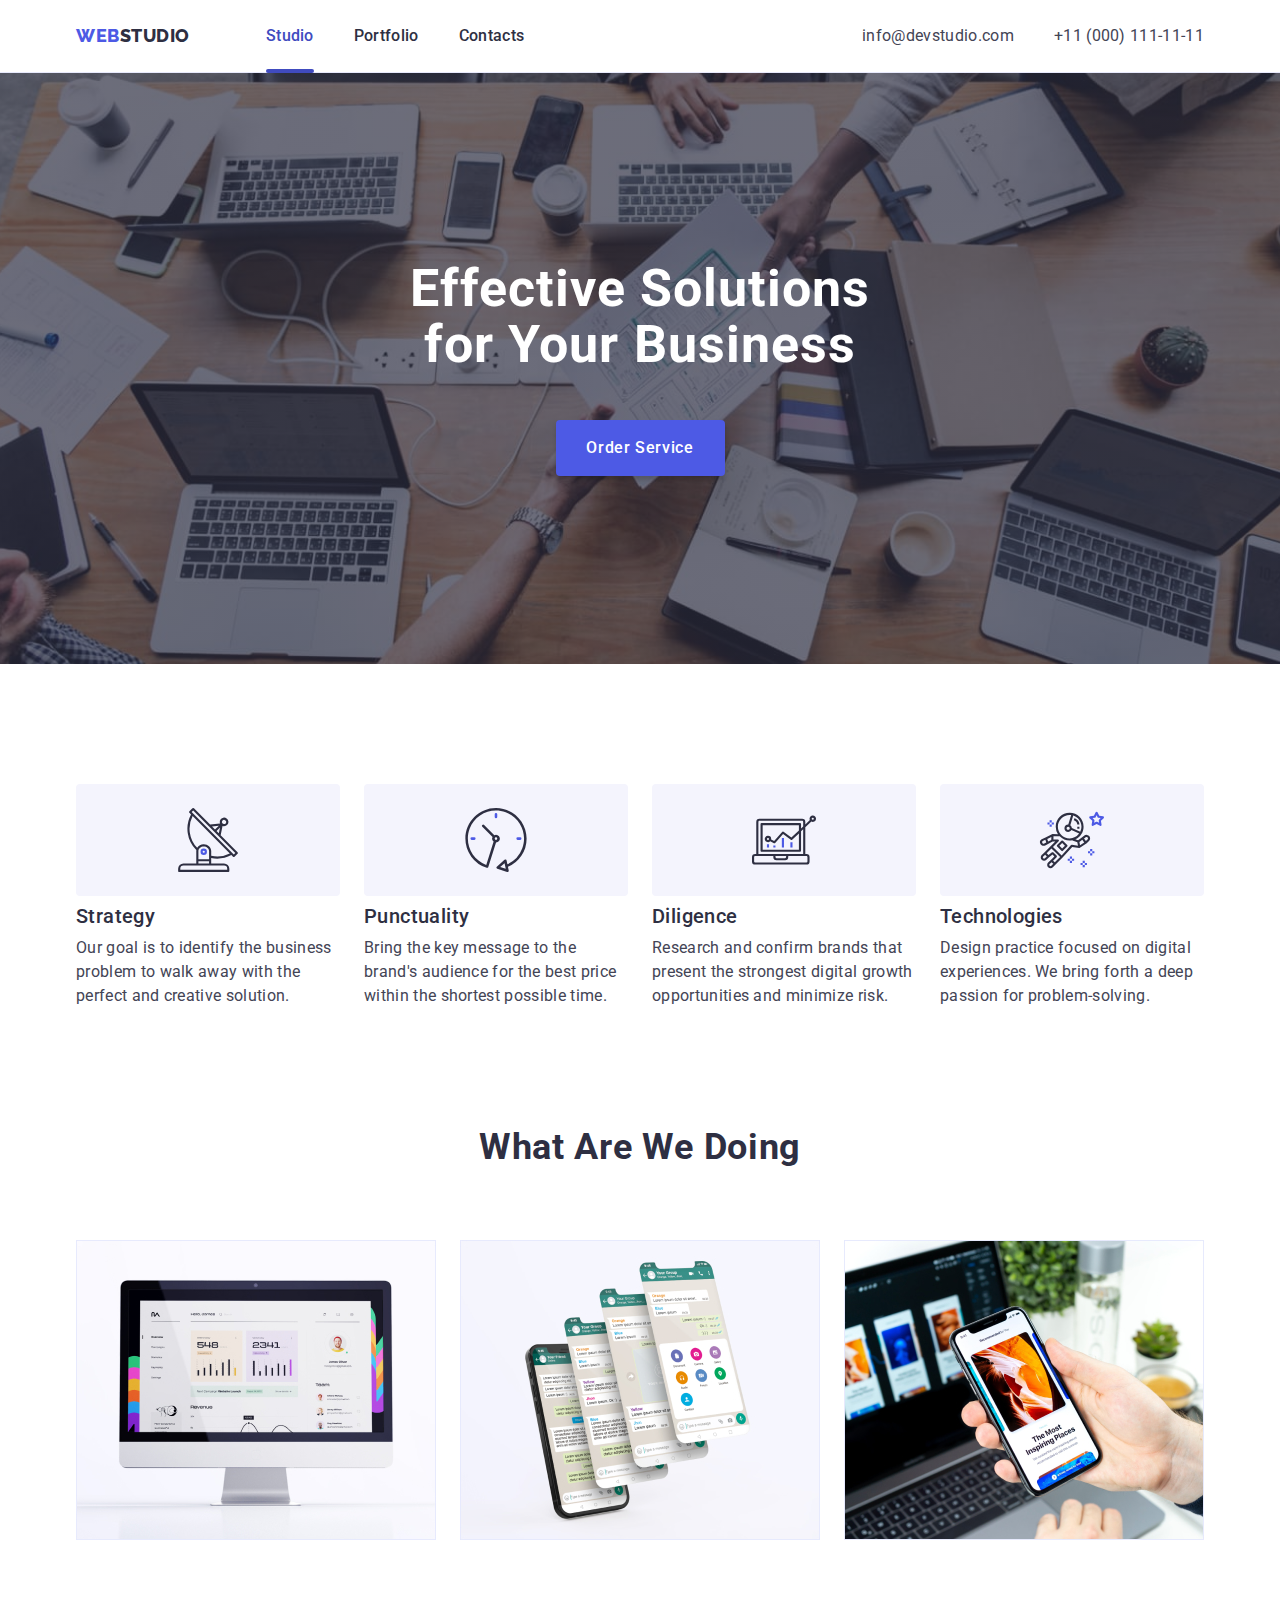
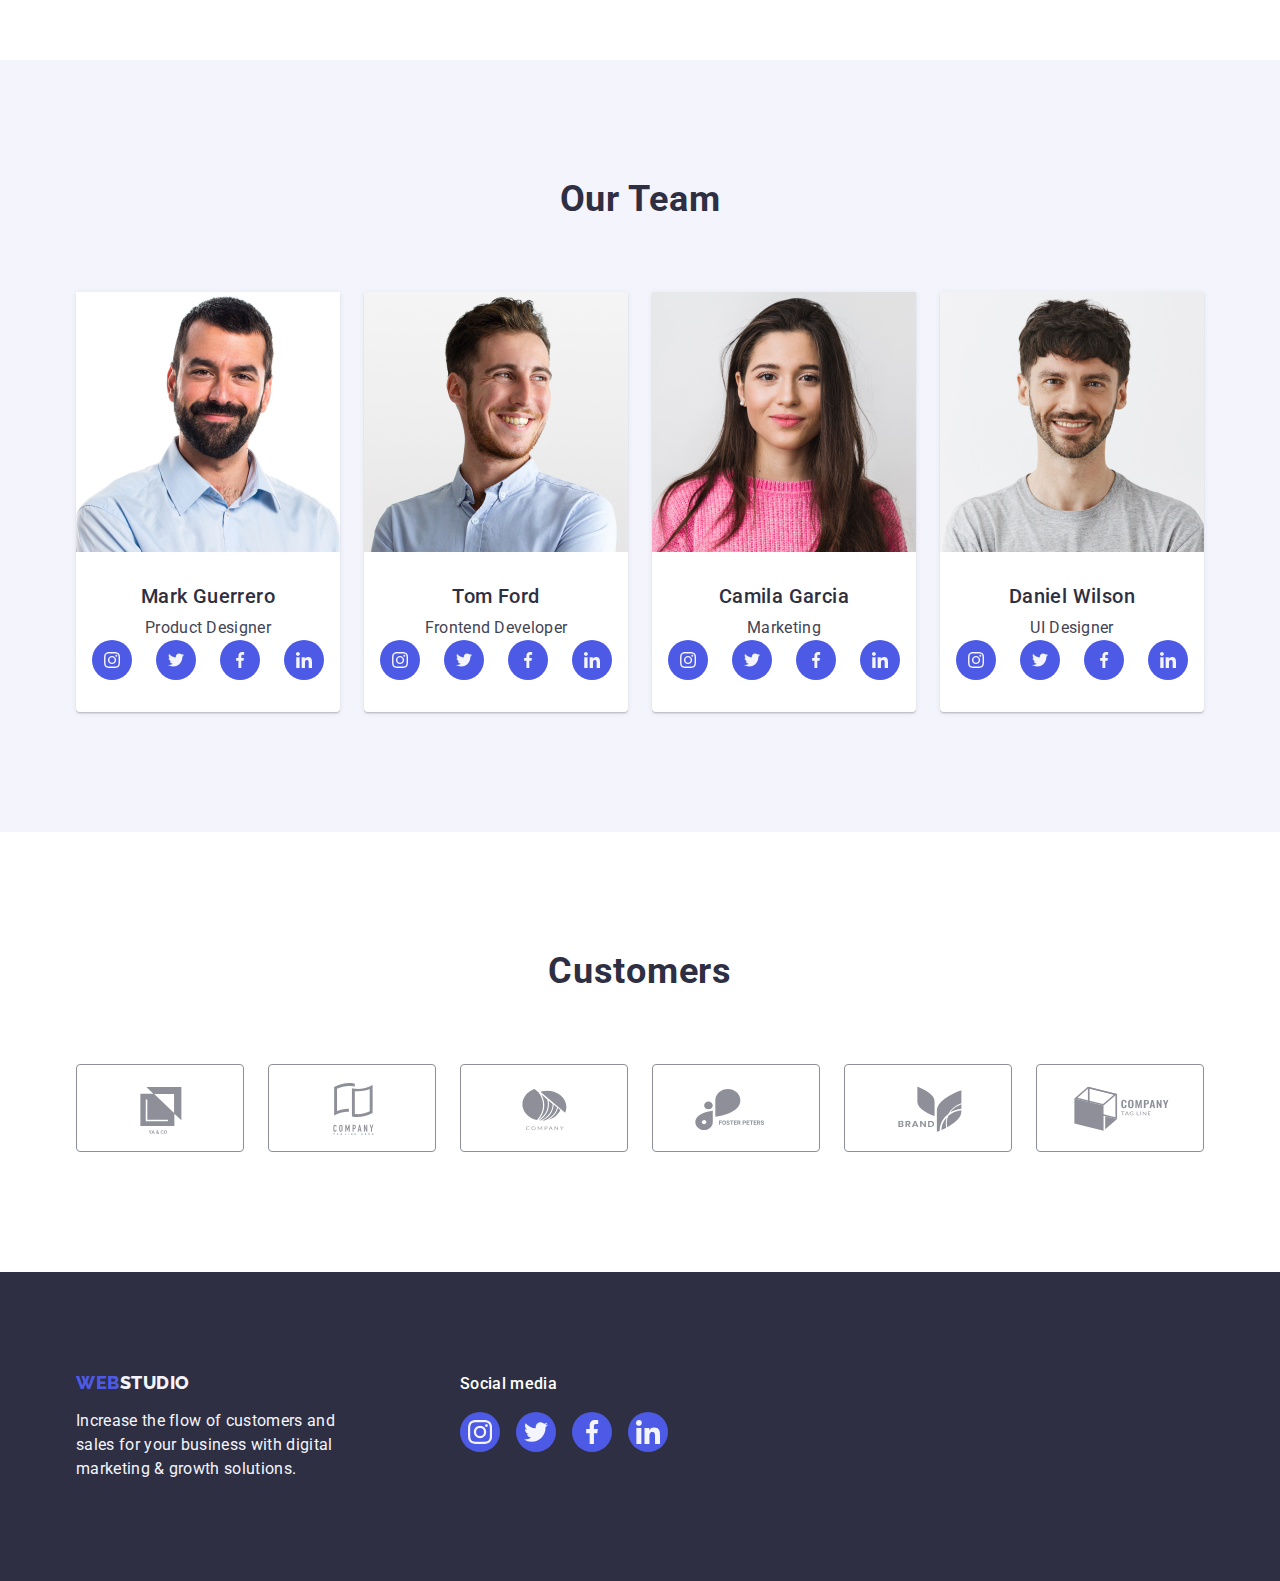
<file: index.html>
<!DOCTYPE html>
<html lang="en">

<head>
  <meta charset="UTF-8">
  <meta http-equiv="X-UA-Compatible" content="IE=edge">
  <meta name="viewport" content="width=device-width, initial-scale=1.0">
  <title>Portfolio</title>

  <link rel="preconnect" href="https://fonts.googleapis.com">
  <link rel="preconnect" href="https://fonts.gstatic.com" crossorigin>
  <link href="https://fonts.googleapis.com/css2?family=Raleway:wght@800&family=Roboto:wght@400;500;700;900&display=swap"
    rel="stylesheet">

  <link rel="stylesheet"
    href="https://cdnjs.cloudflare.com/ajax/libs/modern-normalize/1.1.0/modern-normalize.min.css" />

  <link rel="stylesheet" href="css/styles.css">
</head>

<body>
  <!-- ================= HEADER ================= -->
   <header class="page-header">
    <div class="container page-header-container">
      <nav class="page-nav">
        <a class="logo link" href="./index.html">
          Web<span class="span-logo">Studio</span>
        </a>
        <ul class="list menu-list">
          <li>
            <a class="link-nav link current-underlined" href="./index.html">Studio</a>
          </li>
          <li>
            <a class="link-nav link" href="./portfolio.html">Portfolio</a>
          </li>
          <li>
            <a class="link-nav link" href="">Contacts</a>
          </li>
        </ul>
      </nav>
      <address class="contacts">
        <ul class="list contacts-list">
          <li>
            <a class="link contact-item" href="mailto:info@devstudio.com">info@devstudio.com</a>
          </li>
          <li>
            <a class="link contact-item" href="tel:+110001111111">+11 (000) 111-11-11</a>
          </li>
        </ul>
      </address>
    </div>
  </header>
  <!--================= HEADER end ================= -->
  <main>
    <!-- ================= HERO ================= -->
    <section class="hero">
      <div class="container">
        <h1 class="title-hero">Effective Solutions for Your Business
        </h1>
        <button class="modal-button" type="button" data-modal-open>Order Service</button>
      </div>
    </section>
    <!-- ================= HERO end ================= -->
    <!-- ================= STRENGHTS ================= -->
  <!-- ================= STRENGHTS ::before
      <section class="strengths">
      <div class="container">
        <h2 class="section-title visually-hidden">Our strengths</h2>
        <ul class="list flex-grid-gap">
          <li class="list-content-item strength-list-item icon-strategy">
            <h3 class="list-content-title">Strategy</h3>
            <p class="item-description">
              Our goal is to identify the business
              problem to walk away with the perfect and creative solution.
            </p>
          </li>
          <li class="list-content-item strength-list-item icon-punctuality">
            <h3 class="list-content-title">Punctuality</h3>
            <p class="item-description">Bring the key message to the brand's audience for the best price within the
              shortest possible time.</p>
          </li>
          <li class="list-content-item strength-list-item icon-diligence">
            <h3 class="list-content-title">Diligence</h3>
            <p class="item-description">Research and confirm brands that present the strongest digital growth
              opportunities and minimize risk.
            </p>
          </li>
          <li class="list-content-item strength-list-item icon-tech">
              <div class="strengths-img">
                <use href="./images/sprite.svg#astronaut-1"> </use>
              </svg>
            </div>

            <h3 class="list-content-title">Technologies</h3>
            <p class="item-description">Design practice focused on digital experiences. We bring forth a deep passion
              for problem-solving.
            </p>
          </li>
        </ul>
      </div>
    </section>
 alternative ============= -->  
    <section class="strengths">
      <div class="container">
        <h2 class="section-title visually-hidden">Our strengths</h2>
        <ul class="list flex-grid-gap">
          <li class="list-content-item strength-list-item">
              <div class="strengths-img">
                <svg class="strengths-icon" width="64" height="64">
                  <use href="./images/icons.svg#antenna-1"> </use>
                </svg>
              </div>
            <h3 class="list-content-title">Strategy</h3>
            <p class="item-description">
              Our goal is to identify the business
              problem to walk away with the perfect and creative solution.
            </p>
          </li>
          <li class="list-content-item strength-list-item">
              <div class="strengths-img">
                <svg class="strengths-icon" width="64" height="64">
                  <use href="./images/icons.svg#clock-1"> </use>
                </svg>
              </div>
            <h3 class="list-content-title">Punctuality</h3>
            <p class="item-description">Bring the key message to the brand's audience for the best price within the
              shortest possible time.</p>
          </li>
          <li class="list-content-item strength-list-item">
              <div class="strengths-img">
                <svg class="strengths-icon" width="64" height="64">
                  <use href="./images/icons.svg#diagram-1"> </use>
                </svg>
              </div>
            <h3 class="list-content-title">Diligence</h3>
            <p class="item-description">Research and confirm brands that present the strongest digital growth
              opportunities and minimize risk.
            </p>
          </li>
          <li class="list-content-item strength-list-item ">
              <div class="strengths-img">
              <svg class="strengths-icon" width="64" height="64">
                <use href="./images/icons.svg#astronaut-1"> </use>
              </svg>
            </div>
            <h3 class="list-content-title">Technologies</h3>
            <p class="item-description">Design practice focused on digital experiences. We bring forth a deep passion
              for problem-solving.
            </p>
          </li>
        </ul>
      </div>
    </section>
    <!-- ================= STRENGHTS END ================= -->
    <!-- ================= WHAT ARE WE DOING ================= -->
    <section class="work">
      <div class="container">
        <h2 class="section-title">What are we doing</h2>
        <ul class="list flex-grid-gap">
          <li class="work-item">
            <img src="./images/img_1.jpg" alt="Photo -  app" width="360">
          </li>
          <li class="work-item">
            <img src="./images/img_2.jpg" alt="Photo - mobile app" width="360">
          </li>
          <li class="work-item">
            <img src="./images/img_3.jpg" alt="Photo - all kinds of devices" width="360">
          </li>
        </ul>
      </div>
    </section>
    <!-- ================= WHAT ARE WE DOING end ================= -->

    <!-- ================= OUR TEAM ================= -->
    <section class="team">
      <div class="container">
        <h2 class="section-title">Our Team</h2>
        <ul class="list flex-grid-gap">
          <li class="list-content-item team-item">
            <img class="grid-image" src="./images/Guerro.jpg" alt="photo of Mark" width="264">
            <div class="card-description">
              <h3 class="list-content-title">Mark Guerrero</h3>
              <p class="item-description">Product Designer</p>
<!-- ================ social links ===========-->
              
                <ul class="list social-list">
                  <li class="social-links-item">
                    <a class="social-link" href="">
                      <svg class="social-link-icon" width="16" height="16">
                        <use href="./images/icons.svg#instagram-1"> </use>
                      </svg>
                    </a>
                  </li>
                  <li class="social-links-item">
                    <a class="social-link" href="">
                      <svg class="social-link-icon" width="16" height="16">
                        <use href="./images/icons.svg#twitter-1"> </use>
                      </svg>
                    </a>
                  </li>
                  <li class="social-links-item">
                    <a class="social-link" href="">
                      <svg class="social-link-icon" width="16" height="16">
                        <use href="./images/icons.svg#facebook-1"> </use>
                      </svg>
                    </a>
                  </li>
                  <li class="social-links-item">
                    <a class="social-link" href="">
                      <svg class="social-link-icon" width="16" height="16">
                        <use href="./images/icons.svg#linkedin-1"> </use>
                      </svg>
                    </a>
                  </li>
                </ul>
              
<!-- ================ social links ===========-->
            </div>
          </li>
          <li class="list-content-item team-item">
            <img class="grid-image" src="./images/Ford.jpg" alt="photo of Tom" width="264">
            <div class="card-description">
              <h3 class="list-content-title">Tom Ford</h3>
              <p class="item-description">Frontend Developer</p>
<!-- ================ social links ===========-->
                
                  <ul class="list social-list">
                    <li class="social-links-item">
                      <a class="social-link" href="">
                        <svg class="social-link-icon" width="16" height="16">
                          <use href="./images/icons.svg#instagram-1"> </use>
                        </svg>
                      </a>
                    </li>
                    <li class="social-links-item">
                      <a class="social-link" href="">
                        <svg class="social-link-icon" width="16" height="16">
                          <use href="./images/icons.svg#twitter-1"> </use>
                        </svg>
                      </a>
                    </li>
                    <li class="social-links-item">
                      <a class="social-link" href="">
                        <svg class="social-link-icon" width="16" height="16">
                          <use href="./images/icons.svg#facebook-1"> </use>
                        </svg>
                      </a>
                    </li>
                    <li class="social-links-item">
                      <a class="social-link" href="">
                        <svg class="social-link-icon" width="16" height="16">
                          <use href="./images/icons.svg#linkedin-1"> </use>
                        </svg>
                      </a>
                    </li>
                  </ul>
                
<!-- ================ social links ===========-->
            </div>
          </li>
          <li class="list-content-item team-item">
            <img class="grid-image" src="./images/Garcia.jpg" alt="photo of Camila" width="264">
            <div class="card-description">
              <h3 class="list-content-title">Camila Garcia</h3>
              <p class="item-description">Marketing</p>

<!-- ================ social links ===========-->
              
                <ul class="list social-list">
                  <li class="social-links-item">
                    <a class="social-link" href="">
                      <svg class="social-link-icon" width="16" height="16">
                        <use href="./images/icons.svg#instagram-1"> </use>
                      </svg>
                    </a>
                  </li>
                  <li class="social-links-item">
                    <a class="social-link" href="">
                      <svg class="social-link-icon" width="16" height="16">
                        <use href="./images/icons.svg#twitter-1"> </use>
                      </svg>
                    </a>
                  </li>
                  <li class="social-links-item">
                    <a class="social-link" href="">
                      <svg class="social-link-icon" width="16" height="16">
                        <use href="./images/icons.svg#facebook-1"> </use>
                      </svg>
                    </a>
                  </li>
                  <li class="social-links-item">
                    <a class="social-link" href="">
                      <svg class="social-link-icon" width="16" height="16">
                        <use href="./images/icons.svg#linkedin-1"> </use>
                      </svg>
                    </a>
                  </li>
                </ul>
              
<!-- ================ social links ===========-->
            </div>
          </li>
          <li class="list-content-item team-item">
            <img class="grid-image" src="./images/Wilson.jpg" alt="photo of Daniel" width="264">
            <div class="card-description">
              <h3 class="list-content-title">Daniel Wilson</h3>
              <p class="item-description">UI Designer</p>
<!-- ================ social links ===========-->
              
                <ul class="list social-list">
                  <li class="social-links-item">
                    <a class="social-link" href="">
                      <svg class="social-link-icon" width="16" height="16">
                        <use href="./images/icons.svg#instagram-1"> </use>
                      </svg>
                    </a>
                  </li>
                  <li class="social-links-item">
                    <a class="social-link" href="">
                      <svg class="social-link-icon" width="16" height="16">
                        <use href="./images/icons.svg#twitter-1"> </use>
                      </svg>
                    </a>
                  </li>
                  <li class="social-links-item">
                    <a class="social-link" href="">
                      <svg class="social-link-icon" width="16" height="16">
                        <use href="./images/icons.svg#facebook-1"> </use>
                      </svg>
                    </a>
                  </li>
                  <li class="social-links-item">
                    <a class="social-link" href="">
                      <svg class="social-link-icon" width="16" height="16">
                        <use href="./images/icons.svg#linkedin-1"> </use>
                      </svg>
                    </a>
                  </li>
                </ul>
              
<!-- ================ social links ===========-->

            </div>
          </li>
        </ul>
      </div>
    </section>
    <!-- ================= OUR TEAM end ================= -->
    <!-- ==================== CUSTOMERS ================= -->
     <section class="customers">
        <div class="container">
          <h2 class="customers-header">Customers</h2>
          <ul class="list customers-list">
            <li class="list customer-item">
              <a class="link customer-link" href="">
                <svg class="customer-icon" width="104" height="56">
                  <use href="./images/icons.svg#logo1" ></use>
                </svg>
              </a>  
            </li>
            <li class="list customer-item">
              <a class="link customer-link" href="">
                <svg class="customer-icon" width="104" height="56">
                  <use href="./images/icons.svg#logo2"></use>
                </svg>
              </a>
            </li>
            <li class="list customer-item">
              <a class="link customer-link" href="">
                <svg class="customer-icon" width="104" height="56">
                  <use href="./images/icons.svg#logo3"></use>
                </svg>
              </a>
            </li>
            <li class="list customer-item">
              <a class="link customer-link" href="">
                <svg class="customer-icon" width="104" height="56">
                  <use href="./images/icons.svg#logo4"></use>
                </svg>
              </a>
            </li>
            <li class="list customer-item">
              <a class="link customer-link" href="">
                <svg class="customer-icon" width="104" height="56">
                  <use href="./images/icons.svg#logo5"></use>
                </svg>
              </a>
            </li>
            <li class="list customer-item">
              <a class="link customer-link" href="">
                <svg class="customer-icon" width="104" height="56">
                  <use href="./images/icons.svg#logo6"></use>
                </svg>
              </a>
            </li>
          </ul>
        </div>
    </section>   
    <!-- ==================== CUSTOMERS ================= -->
  </main>
  <!-- ================= FOOTER ================= -->
  <footer class="footer">
    <div class="container footer-container-flex">
      <div class="margin-div-footer">
        <a class="footer-logo link footer-link" href="./index.html">Web<span class="span-logo">Studio</span></a>
        <p class="footer-text">
          Increase the flow of customers and sales for your business with digital
          marketing & growth solutions.
        </p>
      </div>
        <div class="studio-social">
          <p class="footer-social-header">Social media</p>
        <!-- ================ FOOTER social links ===========-->
        <ul class="footer-social-list list">
          <li class="social-links-item">
            <a class="footer-social-link" href="">
              <svg class="social-link-icon" width="24" height="24">
                <use href="./images/icons.svg#instagram-1"> </use>
              </svg>
            </a>
          </li>
          <li class="social-links-item">
            <a class="footer-social-link" href="">
              <svg class="social-link-icon" width="24" height="24">
                <use href="./images/icons.svg#twitter-1"> </use>
              </svg>
            </a>
          </li>
          <li class="social-links-item">
            <a class="footer-social-link" href="">
              <svg class="social-link-icon" width="24" height="24">
                <use href="./images/icons.svg#facebook-1"> </use>
              </svg>
            </a>
          </li>
          <li class="social-links-item">
            <a class="footer-social-link" href="">
              <svg class="social-link-icon" width="24" height="24">
                <use href="./images/icons.svg#linkedin-1"> </use>
              </svg>
            </a>
          </li>
          </ul>
        <!-- ================ FOOTER social links ===========-->
        </div>
      </div>
  </footer>
  <div class="backdrop is-hidden" data-modal>
    <div class="modal-form">
      <button type="button" class="modal-close-button" data-modal-close>
        <svg class="icon-close"  width="8" height="8">
          <use href="./images/icons.svg#icon-close"></use>
        </svg>
      </button>
    </div>
  </div>
  <script src="./js/modal.js"></script>
</body>

</html>
</file>
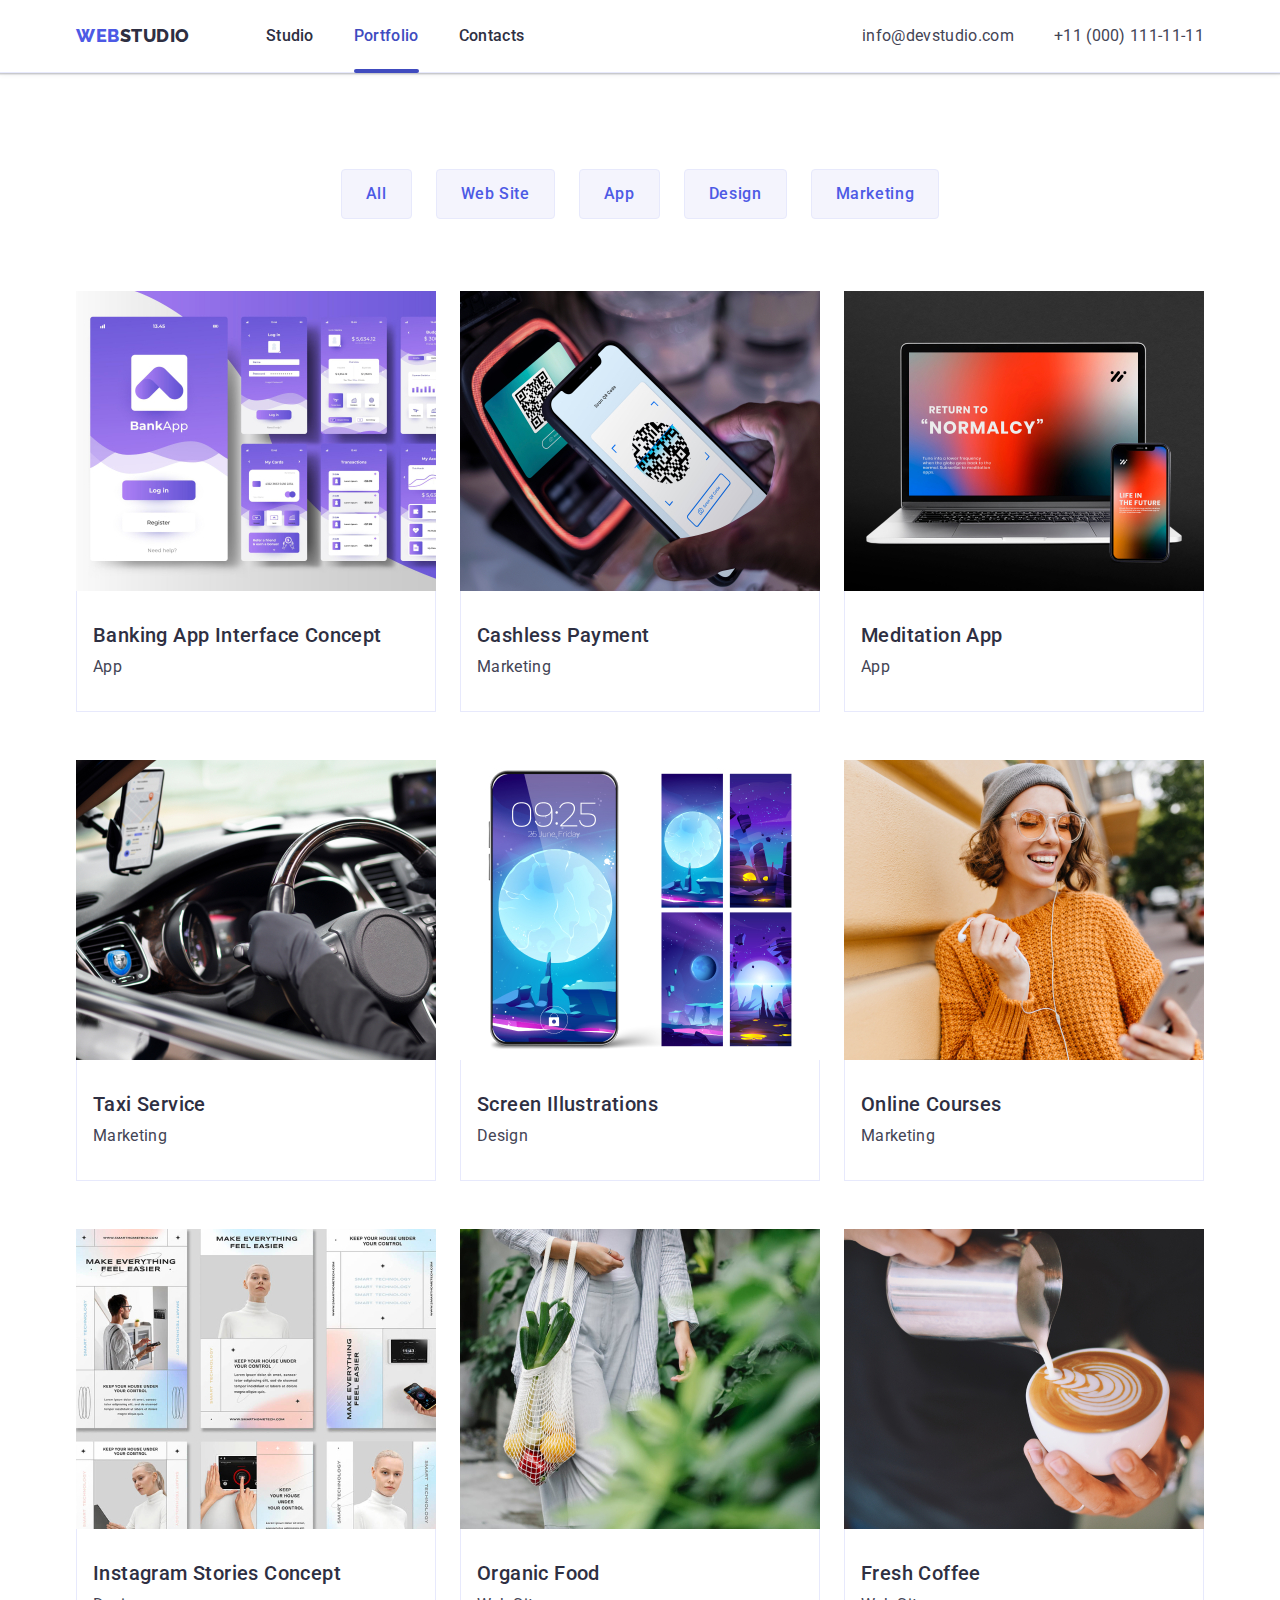
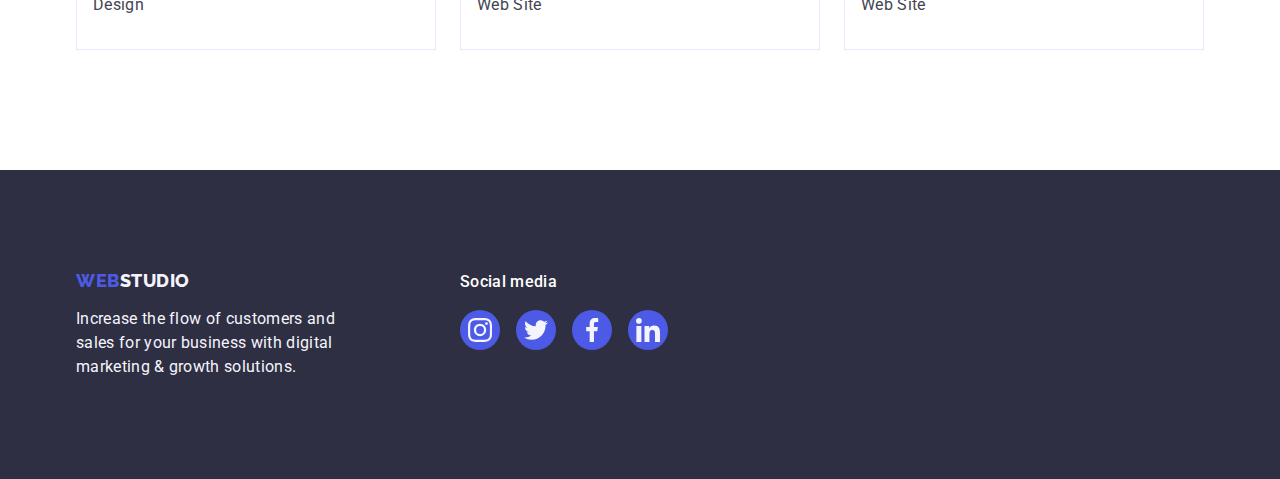
<file: portfolio.html>
<!DOCTYPE html>
<html lang="en">

<head>
  <meta charset="UTF-8">
  <meta http-equiv="X-UA-Compatible" content="IE=edge">
  <meta name="viewport" content="width=device-width, initial-scale=1.0">
  <title>Portfolio</title>
  
  <link rel="preconnect" href="https://fonts.googleapis.com">
  <link rel="preconnect" href="https://fonts.gstatic.com" crossorigin>
  <link href="https://fonts.googleapis.com/css2?family=Raleway:wght@800&family=Roboto:wght@400;500;700;900&display=swap"
    rel="stylesheet">
  
    <link rel="stylesheet"
    href="https://cdnjs.cloudflare.com/ajax/libs/modern-normalize/1.1.0/modern-normalize.min.css" />
  
  <link rel="stylesheet" href="css/styles.css">
</head>

<body>
  <!-- ================= HEADER ================= -->
    <header class="page-header">
    <div class="container page-header-container">
      <nav class="page-nav">
        <a class="logo link" href="./index.html">
          Web<span class="span-logo">Studio</span>
        </a>
        <ul class="list menu-list">
          <li>
            <a class="link-nav link" href="./index.html">Studio</a>
          </li>
          <li>
            <a class="link-nav link current-underlined" href="./portfolio.html">Portfolio</a>
          </li>
          <li>
            <a class="link-nav link" href="">Contacts</a>
          </li>
        </ul>
      </nav>
      <address class="contacts">
        <ul class="list contacts-list">
          <li>
            <a class="link contact-item" href="mailto:info@devstudio.com">info@devstudio.com</a>
          </li>
          <li>
            <a class="link contact-item" href="tel:+110001111111">+11 (000) 111-11-11</a>
          </li>
        </ul>
      </address>
    </div>
  </header>
  <!--================= HEADER end ================= -->
  <main>
    <section class="gallery">
      <!-- ================= FILTERS =================  -->
      <div class="container">
        <h1 class="section-title visually-hidden">Our projects</h1>
        <ul class="list filter-list">
          <li><button class="filter-item" type="button">All</button></li>
          <li><button class="filter-item" type="button">Web Site</button></li>
          <li><button class="filter-item" type="button">App</button></li>
          <li><button class="filter-item" type="button">Design</button></li>
          <li><button class="filter-item" type="button">Marketing</button></li>
        </ul>
        <!-- ================= FILTERS end =================  -->
        <ul class="list flex-grid-portfolio">
          <li class="list-content-item gallery-item">
            <a class="link gallery-item-link" href="">
              <div class="wrapper-portfolio-imge">
                <img class="grid-image" src="./images/Banking-App.jpg" alt="Banking APP presetation images">
                <p class="overlay-description">14 Stylish and User-Friendly App Design Concepts · Task Manager App · Calorie Tracker App · Exotic Fruit Ecommerce App ·
                  Cloud Storage App</p>
              </div>
              <div class="gallery-item-border">
                <h2 class="list-content-title">Banking App Interface Concept</h2>
                <p class="item-description">App</p>
              </div>
            </a>
          </li>
          <li class="list-content-item gallery-item">
            <a class="link gallery-item-link" href="">
              <div class="wrapper-portfolio-imge">
                <img class="grid-image" src="./images/Cashless-Paiment.jpg" alt="Cashless Payment APP image">
                <p class="overlay-description">14 Stylish and User-Friendly App Design Concepts · Task Manager App · Calorie Tracker
                  App · Exotic Fruit Ecommerce App  ·
                  Cloud Storage App</p>
              </div>
              <div class="gallery-item-border">
                <h2 class="list-content-title">Cashless Payment</h2>
                <p class="item-description">Marketing</p>
              </div>
            </a>
          </li>
          <li class="list-content-item gallery-item">
            <a class="link gallery-item-link" href="">
              <div class="wrapper-portfolio-imge">
                <img class="grid-image" src="./images/Meditation-App.jpg" alt="Meditation APP image">
                <p class="overlay-description">14 Stylish and User-Friendly App Design Concepts · Task Manager App · Calorie Tracker
                  App · Exotic Fruit Ecommerce App ·
                  Cloud Storage App</p>
              </div>
              <div class="gallery-item-border">
                <h2 class="list-content-title">Meditation App</h2>
                <p class="item-description">App</p>
              </div>
            </a>
          </li>
          <li class="list-content-item gallery-item">
            <a class="link gallery-item-link" href="">

            <div class="wrapper-portfolio-imge">
              <img class="grid-image" src="./images/Taxi-Service.jpg" alt="Taxi Service APP in use">
              <p class="overlay-description">14 Stylish and User-Friendly App Design Concepts · Task Manager App · Calorie Tracker
                App · Exotic Fruit Ecommerce App ·
                Cloud Storage App</p>
            </div>

              <div class="gallery-item-border">
                <h2 class="list-content-title">Taxi Service</h2>
                <p class="item-description">Marketing</p>
              </div>
            </a>
          </li>
          <li class="list-content-item gallery-item">
            <a class="link gallery-item-link" href="">

            <div class="wrapper-portfolio-imge">
              <img class="grid-image" src="./images/Screen-Illustrations.jpg" alt="images on the screen of phone">
              <p class="overlay-description">14 Stylish and User-Friendly App Design Concepts · Task Manager App · Calorie Tracker
                App · Exotic Fruit Ecommerce App ·
                Cloud Storage App</p>
            </div>

              
              <div class="gallery-item-border">
                <h2 class="list-content-title">Screen Illustrations</h2>
                <p class="item-description">Design</p>
              </div>
            </a>
          </li>
          <li class="list-content-item gallery-item">
            <a class="link gallery-item-link" href="">

            <div class="wrapper-portfolio-imge">
              <img class="grid-image" src="./images/Online-Courses.jpg" alt="Happy girl with the phone">
              <p class="overlay-description">14 Stylish and User-Friendly App Design Concepts · Task Manager App · Calorie Tracker
                App · Exotic Fruit Ecommerce App ·
                Cloud Storage App</p>
            </div>

              <div class="gallery-item-border">
                <h2 class="list-content-title">Online Courses</h2>
                <p class="item-description">Marketing</p>
              </div>
            </a>
          </li>
          <li class="list-content-item gallery-item">
            <a class="link gallery-item-link" href="">

            <div class="wrapper-portfolio-imge">
              <img class="grid-image" src="./images/Instagram-Stories.jpg" alt="smart house instagram-page presetation images">
              <p class="overlay-description">14 Stylish and User-Friendly App Design Concepts · Task Manager App · Calorie Tracker
                App · Exotic Fruit Ecommerce App ·
                Cloud Storage App</p>
            </div>
                          <div class="gallery-item-border">
                <h2 class="list-content-title">Instagram Stories Concept</h2>
                <p class="item-description">Design</p>
              </div>
            </a>
          </li>
          <li class="list-content-item gallery-item">
            <a class="link gallery-item-link" href="">

            <div class="wrapper-portfolio-imge">
              <img class="grid-image" src="./images/Organic-Food.jpg" alt="photo of a woman with basket with groseries">
              <p class="overlay-description">14 Stylish and User-Friendly App Design Concepts · Task Manager App · Calorie Tracker
                App · Exotic Fruit Ecommerce App ·
                Cloud Storage App</p>
            </div>

              <div class="gallery-item-border">
                <h2 class="list-content-title">Organic Food</h2>
                <p class="item-description">Web Site</p>
              </div>
            </a>
          </li>
          <li class="list-content-item gallery-item">
            <a class="link gallery-item-link" href="">

            <div class="wrapper-portfolio-imge">
              <img class="grid-image" src="./images/Fresh-Coffee.jpg" alt="photo of a cup of capucchino">
              <p class="overlay-description">14 Stylish and User-Friendly App Design Concepts · Task Manager App · Calorie Tracker
                App · Exotic Fruit Ecommerce App ·
                Cloud Storage App</p>
            </div>

              <div class="gallery-item-border">
                <h2 class="list-content-title">Fresh Coffee</h2>
                <p class="item-description">Web Site</p>
              </div>
            </a>
          </li>
        </ul>
      </div>
    </section>
  </main>
<!-- ================= FOOTER ================= -->
<footer class="footer">
  <div class="container footer-container-flex">
    <div class="margin-div-footer">
      <a class="footer-logo link footer-link" href="./index.html">Web<span class="span-logo">Studio</span></a>
      <p class="footer-text">
        Increase the flow of customers and sales for your business with digital
        marketing & growth solutions.
      </p>
    </div>
    <div class="studio-social">
      <p class="footer-social-header">Social media</p>
      <!-- ================ FOOTER social links ===========-->
      <ul class="footer-social-list list">
        <li class="social-links-item">
          <a class="footer-social-link" href="">
            <svg class="social-link-icon" width="24" height="24">
              <use href="./images/icons.svg#instagram-1"> </use>
            </svg>
          </a>
        </li>
        <li class="social-links-item">
          <a class="footer-social-link" href="">
            <svg class="social-link-icon" width="24" height="24">
              <use href="./images/icons.svg#twitter-1"> </use>
            </svg>
          </a>
        </li>
        <li class="social-links-item">
          <a class="footer-social-link" href="">
            <svg class="social-link-icon" width="24" height="24">
              <use href="./images/icons.svg#facebook-1"> </use>
            </svg>
          </a>
        </li>
        <li class="social-links-item">
          <a class="footer-social-link" href="">
            <svg class="social-link-icon" width="24" height="24">
              <use href="./images/icons.svg#linkedin-1"> </use>
            </svg>
          </a>
        </li>
      </ul>
      <!-- ================ FOOTER social links ===========-->
    </div>
  </div>
</footer>
</body>

</html>
</file>
<file: css/styles.css>
:root {
  --color-dark: #2e2f42;
  --color-light: #ffffff;
  --color-cloud: #f4f4fd;
  --color-cornflower: #e7e9fc;
  --color-slate: #434455;
  --color-interactive-hover: #404bbf;
  --color-interactive-normal: #4d5ae5;
  --color-light-slate: #8E8F99;;
  --card-set-gap: 24px;
  --transition-parameters: 250ms cubic-bezier(0.4, 0, 0.2, 1);
}

body {
  color: var(--color-slate);
  background-color: var(--color-light);
  font-family: 'Roboto', sans-serif;
}

.list {
  list-style: none;
}

.link {
  text-decoration: none;
}

button {
  cursor: pointer;
}

h1,
h2,
h3,
h4,
p {
  margin-top: 0;
  margin-bottom: 0;
}

ul,
ol {
  margin-top: 0;
  margin-bottom: 0;
  padding-left: 0;
}

img {
  display: block;
}

.container {
  width: 1158px;
  margin: 0 auto;
  padding: 0 15px;
}


.section-title {
  font-weight: 700;
  font-size: 36px;
  line-height: 1.11;
  text-align: center;
  letter-spacing: 0.02em;
  text-transform: capitalize;
  color: var(--color-dark);
  margin-bottom: 72px;
}

.list-content-item {
  background-color: var(--color-light);
}

.visually-hidden {
  position: absolute;
  width: 1px;
  height: 1px;
  margin: -1px;
  border: 0;
  padding: 0;
  white-space: nowrap;
  clip-path: inset(100%);
  clip: rect(0 0 0 0);
  overflow: hidden;
}

/* -------------------- cards content ---------- */
.flex-grid-gap {
  display: flex;
  gap: var(--card-set-gap);
  flex-wrap: wrap;
  color: rgb(34, 144, 144);
}

.grid-image {
  width: 100%;
}

.list-content-title {
  font-weight: 500;
  font-size: 20px;
  line-height: 1.2;
  letter-spacing: 0.02em;
  color: var(--color-dark);
  /*margin-top: 32px;*/
  margin-bottom: 8px;
}

.item-description {
  color: var(--color-slate);
  line-height: 1.5;
  letter-spacing: 0.02em;
  /*margin-bottom: 8px;
  padding-bottom: 32px;*/
}

/* -------------HEADER------------- */
.page-header {

  border-bottom: 1px solid var(--color-cornflower);
  box-shadow: 0px 2px 1px rgba(46, 47, 66, 0.08), 0px 1px 1px rgba(46, 47, 66, 0.16), 0px 1px 6px rgba(46, 47, 66, 0.08);
}

.page-header-container {
  display: flex;
  align-items: center;
}

.page-nav {
  display: flex;
  align-items: center;
}

.logo {
  color: var(--color-interactive-normal);
  font-family: 'Raleway', sans-serif;
  font-weight: 800;
  font-size: 18px;
  line-height: 1.17;
  letter-spacing: 0.03em;
  text-transform: uppercase;
  margin-right: 76px;
}

.span-logo {
  color: var(--color-dark);
}

.menu-list {
  display: flex;
  gap: 40px;
  font-weight: 500;
  font-size: 16px;
  line-height: 1.5;
  letter-spacing: 0.02em;
}

.link-nav {
  display: block;
  padding: 24px 0;
  color: var(--color-dark);
  font-weight: 500;
  font-size: 16px;
  line-height: 1.5;
  letter-spacing: 0.02em;
  transition: color var(--transition-parameters);
}

.contacts {
  font-style: normal;
  font-weight: 400;
  font-size: 16px;
  line-height: 1.5;
  letter-spacing: 0.02em;
  margin-left: auto;
}

.contacts-list {
  display: flex;
  gap: 40px;
}

.contact-item {
  color: var(--color-slate);
  font-style: normal;
  transition: color var(--transition-parameters);
}

.link-nav:hover,
.link-nav:focus,
.contact-item:hover,
.contact-item:focus {
  color: var(--color-interactive-hover);
}
.current-underlined {
  position: relative;
  color: var(--color-interactive-hover);
}
.current-underlined::after {
  content: "";
  display: block;
  position: absolute;
  bottom: -1px;
  width: 100%;
  height: 4px;
  border-radius:2px;
  background-color: var(--color-interactive-hover);
}

/* -------------END-HEADER------------- */

/* ------------- HERO ------------- */
.hero {
  max-width: 1440px;
  background-color: var(--color-dark);
  color: var(--color-light);
  padding: 188px 0;
  margin-left: auto;
  margin-right: auto;
  background-image: linear-gradient(rgba(46, 47, 66, 0.7), rgba(46, 47, 66, 0.7)), url(../images/people-office.jpg);
  background-repeat: no-repeat;
  background-position: center;
  background-size: cover;
}


.title-hero {
  font-weight: 700;
  font-size: 52px;
  line-height: 1.07;
  letter-spacing: 0.02em;
  overflow-wrap: normal;
  text-align: center;
  margin: 0 auto 48px auto;
  max-width: 496px;
  padding: 0;
}

.modal-button {
  height: 56px;
  min-width: 169px;
  border: none;
  background: var(--color-interactive-normal);
  color: var(--color-light);
  box-shadow: 0px 4px 4px rgba(0, 0, 0, 0.15);
  border: none;
  border-radius: 4px;
  font-family: inherit;
  font-weight: 500;
  font-size: 16px;
  line-height: 1.5;
  align-items: center;
  letter-spacing: 0.04em;
  cursor: pointer;
  display: block;
  margin-left: auto;
  margin-right: auto;
  transition: background-color var(--transition-parameters);
}
.modal-button:hover,
.modal-button:focus {
  background-color: var(--color-interactive-hover);
}

/* ------------- END HERO ------------- */
.strengths {
  padding: 120px 0;
  text-align: left;
}

.strength-list-item {
    flex-basis: calc((100% - 3 * var(--card-set-gap)) / 4);

}

/* alternative
.strength-list-item::before {
  display: block;
  content: "";
  height: 112px;
  background-color: var(--color-cloud);
  background-size: auto 64px;
  background-position: center;
  background-repeat: no-repeat;
  border-radius: 4px;
  margin: 0 0 8px;
  
}
.icon-strategy:before {
  background-image: url(../images/antenna.svg);
}
.icon-punctuality:before {
  background-image: url(../images/clock.svg);
}
.icon-diligence:before {
  background-image: url(../images/diagram.svg);
}
.icon-tech:before {
  background-image: url(../images/astronaut.svg);
}

-------alternative-------- */

.strengths-img {
  display: flex;
  align-items: center;
  justify-content: center;
  height: 112px;
  margin: 0 0 8px;
  padding-top: 24px;
  padding-bottom: 24px;
  background-color: var(--color-cloud);
  border-radius: 4px;
}
.strengths-icon {
  width: 100%;
  height: 64px;
  display: flex;
  justify-content: center;
  align-items: center;
}

/* ----------------- WORK  3-d section -------- */
.work {
  padding-bottom: 120px;
}

.work-item {
  width: calc((100% - 2*var(--card-set-gap)) / 3);
}

/* ---------------4st section ------------ */
.team {
  background-color: var(--color-cloud);
  text-align: center;
  padding-top: 120px;
  padding: 120px 0;
}

.team-item {
  width: calc((100% - 3*var(--card-set-gap)) / 4);
  border-radius: 0px 0px 4px 4px;
  box-shadow: 0px 1px 6px rgba(46, 47, 66, 0.08), 0px 1px 1px rgba(46, 47, 66, 0.16), 0px 2px 1px rgba(46, 47, 66, 0.08);
}
/*.social-links-block {
padding: 32px 0;
}
*/
.card-description {
  padding: 32px 0;
} 
.social-list {
  display: flex;
  justify-content: center;
  gap: 24px;
}
.social-links-item {
 width: 40px;
 height: 40px;
}
.social-link {
  width: 100%;
  height: 100%;
  background-color: var(--color-interactive-normal);
  border-radius: 50%;
  display:flex;
  justify-content: center;
  align-items: center;
  transition: background-color var(--transition-parameters);
}
.social-link:hover,
.social-link:focus {
  background-color: var(--color-interactive-hover);
}

.social-link-icon{
  fill: var(--color-cloud);
}
/* ============= CUSTOMERS ============ */
.customers {
  height: 440px;
  padding: 120px 0;
}
.customers-header {
  font-weight: 700;
  font-size: 36px;
  line-height: 1.1;
  text-align: center;
  letter-spacing: 0.02em;
  text-transform: capitalize;
  color: var(--color-dark);
  margin-bottom: 72px;
}
.customers-list {
  display: flex;
  justify-content: space-between;
  gap: 24px;
  }
.customer-item {
  width: calc((100% - 120px) / 6);
  height: 88px;
}
.customer-link {
  width: 100%;
  height: 100%;
  display: flex;
  justify-content: center;
  align-items: center;
  color: var(--color-light-slate);
  border: 1px solid var(--color-light-slate);
  border-radius: 4px;
  transition: border-color var(--transition-parameters), color var(--transition-parameters);
  }
.customer-link:hover,
.customer-link:focus {
  border-color: var(--color-interactive-hover);
  color: var(--color-interactive-hover);
}
.customer-icon {
  width: 104px;
  height: 56px;
  
  fill: currentColor;
}

/*============= FOOTER ============*/
.footer {
  background-color: var(--color-dark);
  color: var(--color-cloud);
  padding-top: 100px;
  padding-bottom: 100px;
}
.footer-container-flex {
  display: flex;
  align-items: baseline;
 /* gap: 120px;*/
}
.margin-div-footer {
  margin-right: 120px;
}
.footer-logo {
   color: var(--color-interactive-normal);
   font-family: 'Raleway', sans-serif;
   font-weight: 800;
   font-size: 18px;
   line-height: 1.17;
   letter-spacing: 0.03em;
   text-transform: uppercase;
} 

.footer-link {
  display: inline-block;
  margin-bottom: 16px;
}

.footer-text {
  max-width: 264px;
  font-weight: 400;
  font-size: 16px;
  line-height: 1.5;
  letter-spacing: 0.02em;
}

.footer .span-logo {
  color: var(--color-cloud);
}

.studio-social {
  width: 208px;
  height: 80px;
}

.footer-social-header {
  font-family: 'Roboto', sans-serif;
  font-weight: 500;
  font-size: 16px;
  line-height: 1.5;
  letter-spacing: 0.02em;
  color: var(--color-light);
  margin-bottom: 16px;
}
.footer-social-list {
  display: flex;
  gap: 16px;
}
.footer-social-link {
  display: flex;
  align-items: center;
  justify-content: center;
  width: 100%;
  height: 100%;
  background-color: var(--color-interactive-normal);
  border-radius: 50%;
  transition: background-color var(--transition-parameters);
}
.footer-social-link:hover,
.footer-social-link:focus {
  background-color: #31d0aa;
}
.backdrop {
  position: fixed;
  top: 0;
  left: 0;
  width: 100%;
  height: 100%;
  background-color: rgba(46, 47, 66, 0.4);
  opacity: 1;
 /* scale: 1;*/
  transition: opacity var(--transition-parameters),
    visibility var(--transition-parameters);
  /*transition: opacity var(--transition-parameters), visibility var(--transition-parameters), scale var(--transition-parameters);*/
}
.modal-form {
  width: 408px;
  min-height: 576px;
  background-color: #fcfcfc;
  box-shadow: 0px 1px 1px rgba(0, 0, 0, 0.14), 0px 1px 3px rgba(0, 0, 0, 0.12), 0px 2px 1px rgba(0, 0, 0, 0.2);
  border-radius: 4px;
  position: absolute;
  top: 50%;
  left: 50%;
  transform: translate(-50% , -50%);
  transition: transform var(--transition-parameters);
}
.modal-close-button {
  position: absolute;
  top: 24px;
  right: 24px;
  width: 24px;
  height: 24px;
  padding:0;
  background: var(--color-cornflower);
  border: 1px solid rgba(0, 0, 0, 0.1);
  border-radius: 50%;
  display: flex;
  align-items: center;
  justify-content: center;
  transition: background-color var(--transition-parameters), border var(--transition-parameters);
}
.modal-close-button:hover,
.modal-close-button:focus {
  background-color: var(--color-interactive-hover);
  border:none;
}
.modal-close-button:hover .icon-close,
.modal-close-button:focus .icon-close {
  fill: var(--color-light);
}
.icon-close {
  transition: fill 250ms cubic-bezier(0.4, 0, 0.2, 1);
}

.is-hidden {
  visibility: hidden;
  opacity: 0;
  /*scale: 0;*/
  pointer-events: none;
  }


/* ---------------------------------------Portfolio --------*/
.gallery {
  padding: 96px 0 120px;
}

.filter-list {
  display: flex;
  justify-content: center;
  gap: var(--card-set-gap);
  margin-bottom: 72px;
}

.filter-item {
  border: 1px solid var(--color-cornflower);
  border-radius: 4px;
  background-color: var(--color-cloud);
  color: var(--color-interactive-normal);
  font-family: inherit;
  font-weight: 500;
  font-size: 16px;
  line-height: 1.5;
  letter-spacing: 0.04em;
  padding: 12px 24px;
  cursor: pointer;
  transition: color var(--transition-parameters), background-color var(--transition-parameters), 
  border-color var(--transition-parameters),
  box-shadow var(--transition-parameters);
}

.filter-item:hover,
.filter-item:focus {
  color: var(--color-light);
  background-color: var(--color-interactive-hover);
  border: 1px solid transparent;
  box-shadow: 0px 3px 1px rgba(0, 0, 0, 0.1), 0px 2px 1px rgba(0, 0, 0, 0.08), 0px 2px 2px rgba(0, 0, 0, 0.12);
}

.flex-grid-portfolio {
  display: flex;
  flex-wrap: wrap;
  column-gap: 24px;
  row-gap: 48px;
}

.gallery-item {
  flex-basis: calc((100% - 2*var(--card-set-gap))/3);
 /* box-shadow: 0px 1px 6px rgba(46, 47, 66, 0.08), 0px 1px 1px rgba(46, 47, 66, 0.16), 0px 2px 1px rgba(46, 47, 66, 0.08);*/
}
.gallery-item-link {
  display: block;
  transition: box-shadow var(--transition-parameters);
 }
 .gallery-item-link:hover,
 .gallery-item-link:focus {
  box-shadow: 0px 1px 6px rgba(46, 47, 66, 0.08), 0px 1px 1px rgba(46, 47, 66, 0.16), 0px 2px 1px rgba(46, 47, 66, 0.08);
 }
.gallery-item-border {
  padding: 32px 16px;
  border: 1px solid var(--color-cornflower);
  border-top: none;
}
.wrapper-portfolio-imge {
  position: relative;
  overflow: hidden;
}

  .gallery-item-link:hover .overlay-description,
  .gallery-item-link:focus .overlay-description {
  transform: translateY(0);
  }
  .overlay-description {
    position: absolute;
    width: 100%;
    height: 100%;
    left: 0;
    top: 0;
    background-color: var(--color-interactive-normal);
    padding: 40px 32px;
    transform: translateY(100%);
    transition: transform var(--transition-parameters);
    color: var(--color-cloud);
    font-weight: 400;
    font-size: 16px;
    line-height: 1.5;
    letter-spacing: 0.02em;
    overflow: auto;
  }

/*Portfolio END*/
</file>
